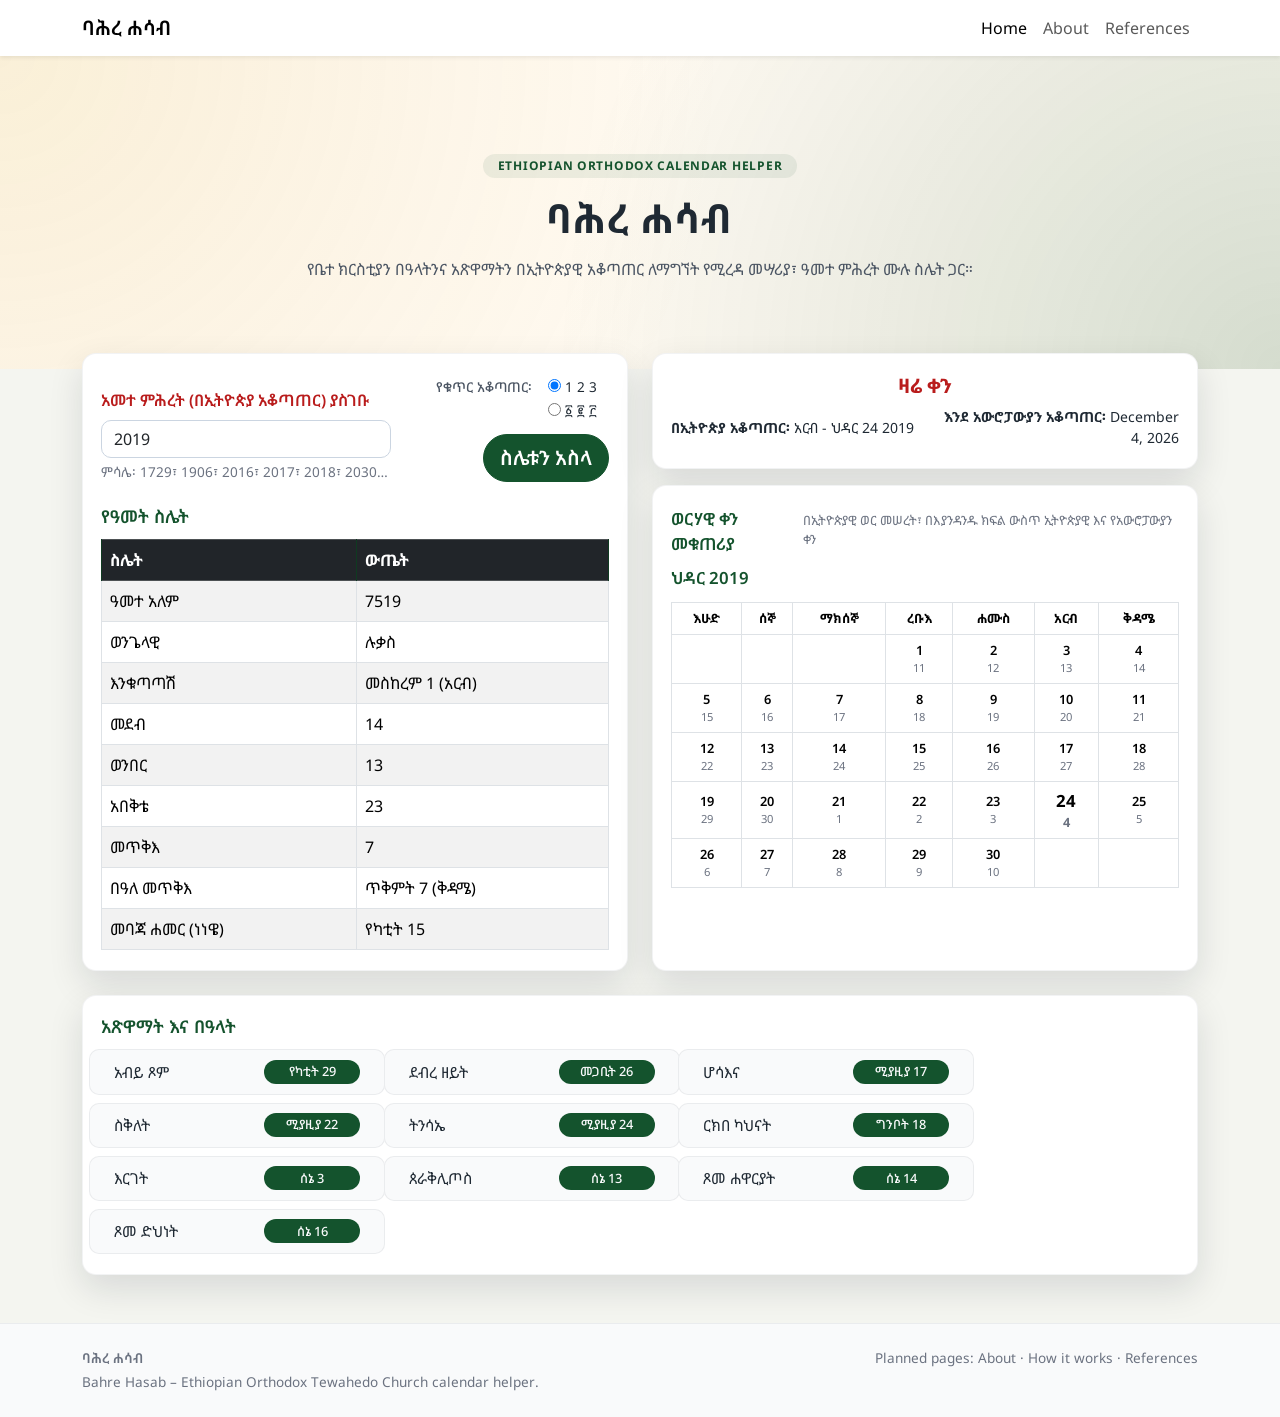
<file: index.html>
<!DOCTYPE html>
<html lang="en">
<head>
    <meta charset="UTF-8">
    <meta name="viewport" content="width=device-width, initial-scale=1.0">
    <title>ባሕረ ሃሳብ</title>
    
    <!-- Bootstrap CSS -->
    <link href="https://cdn.jsdelivr.net/npm/bootstrap@5.3.0-alpha1/dist/css/bootstrap.min.css" rel="stylesheet">

    <!-- Font for Amharic & Latin (sans-serif) -->
    <link rel="preconnect" href="https://fonts.googleapis.com">
    <link rel="preconnect" href="https://fonts.gstatic.com" crossorigin>
    <link href="https://fonts.googleapis.com/css2?family=Noto+Sans+Ethiopic:wght@400;600;700&display=swap" rel="stylesheet">

    <link rel="stylesheet" href="styles.css">
</head>
<body>

    <!-- Navbar -->
    <nav class="navbar navbar-expand-lg navbar-light bg-white shadow-sm">
        <div class="container">
            <a class="navbar-brand fw-semibold" href="#">
                ባሕረ ሐሳብ
            </a>
            <button class="navbar-toggler" type="button" data-bs-toggle="collapse" data-bs-target="#mainNavbar" aria-controls="mainNavbar" aria-expanded="false" aria-label="Toggle navigation">
                <span class="navbar-toggler-icon"></span>
            </button>
            <div class="collapse navbar-collapse" id="mainNavbar">
                <ul class="navbar-nav ms-auto mb-2 mb-lg-0">
                    <li class="nav-item">
                        <a class="nav-link active" aria-current="page" href="index.html">Home</a>
                    </li>
                    <li class="nav-item">
                        <a class="nav-link" href="about.html">About</a>
                    </li>
                    <li class="nav-item">
                        <a class="nav-link" href="references.html">References</a>
                    </li>
                </ul>
            </div>
        </div>
    </nav>

    <!-- Hero -->
    <section class="hero-section text-center">
        <div class="container">
            <div class="row justify-content-center">
                <div class="col-lg-8">
                    <div class="mb-3">
                        <span class="badge">Ethiopian Orthodox Calendar Helper</span>
                    </div>
                    <h1 class="hero-title mb-3">ባሕረ ሐሳብ</h1>
                    <p class="hero-subtitle mb-4">
                        የቤተ ክርስቲያን በዓላትንና አጽዋማትን በኢትዮጵያዊ አቆጣጠር ለማግኘት የሚረዳ መሣሪያ፣ ዓመተ ምሕረት ሙሉ ስሌት ጋር።
                    </p>
                    <!-- <div class="hero-cta">
                        <a href="#calculator" class="btn btn-primary btn-lg">ጀምር ስሌት አስላ</a>
                    </div> -->
                </div>
            </div>
        </div>
    </section>

    <!-- Main content -->
    <main class="py-4 main-shell">
        <div class="container">
            <div class="row g-4">
                <!-- Left column: Calculator -->
                <div class="col-lg-6 d-flex flex-column gap-3" id="calculator">
                    <div class="section-card">
                        <div class="row align-items-end g-3">
                            <div class="col-md-7">
                                <label for="ethiopianYear" class="form-label highlight-amete">አመተ ምሕረት (በኢትዮጵያ አቆጣጠር) ያስገቡ</label>
                                <input type="number" id="ethiopianYear" class="form-control mb-1" />
                                <div class="form-text">ምሳሌ፡ 1729፣ 1906፣ 2016፣ 2017፣ 2018፣ 2030…</div>
                            </div>
                            <div class="col-md-5 text-md-end">
                                <div class="mb-2 text-md-end text-start">
                                    <span class="numeral-toggle-label me-2">የቁጥር አቆጣጠር፡</span>
                                    <label class="numeral-toggle-option">
                                        <input type="radio" name="numeralSystem" value="arabic" checked> 1 2 3
                                    </label>
                                    <label class="numeral-toggle-option">
                                        <input type="radio" name="numeralSystem" value="geez"> ፩ ፪ ፫
                                    </label>
                                </div>
                                <button class="btn btn-primary btn-lg mt-1" onclick="calculateCalendar()">ስሌቱን አስላ</button>
                            </div>
                        </div>

                        <div class="table-responsive mt-4">
                            <h3 class="section-title">የዓመት ስሌት</h3>
                            <table class="table table-bordered table-striped table-hover mb-0">
                                <thead class="table-dark">
                                    <tr>
                                        <th>ስሌት</th>
                                        <th>ውጤት</th>
                                    </tr>
                                </thead>
                                <tbody id="resultTable">
                                    <tr>
                                        <td>ዓመተ አለም</td>
                                        <td id="ameteAlem"></td>
                                    </tr>
                                    <tr>
                                        <td>ወንጌላዊ</td>
                                        <td id="wengelawi"></td>
                                    </tr>
                                    <tr>
                                        <td>እንቁጣጣሽ</td>
                                        <td id="tinteQemer"></td>
                                    </tr>
                                    <tr>
                                        <td>መደብ</td>
                                        <td id="medeb"></td>
                                    </tr>
                                    <tr>
                                        <td>ወንበር</td>
                                        <td id="wenber"></td>
                                    </tr>
                                    <tr>
                                        <td>አበቅቴ</td>
                                        <td id="abektie"></td>
                                    </tr>
                                    <tr>
                                        <td>መጥቅእ</td>
                                        <td id="metqi"></td>
                                    </tr>
                                    <tr>
                                        <td>በዓለ መጥቅእ</td>
                                        <td id="bealeMetqi"></td>
                                    </tr>
                                    <tr>
                                        <td>መባጃ ሐመር (ነነዌ)</td>
                                        <td id="mebajaHamer"></td>
                                    </tr>
                                </tbody>
                            </table>
                        </div>
                    </div>
                </div>

                <!-- Right column: Today + Calendar -->
                <div class="col-lg-6 d-flex flex-column gap-3">
                    <div class="section-card">
                        <h3 class="section-title mb-2 text-center highlight-today">ዛሬ ቀን</h3>
                        <div class="row g-2 small align-items-center">
                            <div class="col-12 col-md-6">
                                <div>
                                    <strong>በኢትዮጵያ  አቆጣጠር፡</strong>
                                    <span id="currentEthiopianFullDate"></span>
                                </div>
                            </div>
                            <div class="col-12 col-md-6 text-md-end">
                                <div>
                                    <strong>እንደ አውሮፓውያን አቆጣጠር፡</strong>
                                    <span id="currentGregorianDateDisplay"></span>
                                </div>
                            </div>
                        </div>
                    </div>

                    <div class="section-card h-100">
                        <div class="calendar-eth-header">
                            <div class="calendar-eth-title">ወርሃዊ ቀን መቁጠሪያ</div>
                            <div class="calendar-eth-subtitle">በኢትዮጵያዊ ወር መሠረት፣ በእያንዳንዱ ክፍል ውስጥ ኢትዮጵያዊ እና የአውሮፓውያን ቀን</div>
                        </div>
                        <div id="ethiopian-calendar"></div>
                    </div>
                </div>
            </div>

            <!-- Fasts and feasts -->
            <div class="row mt-4">
                <div class="col-12">
                    <div class="section-card">
                        <h3 class="section-title">አጽዋማት እና በዓላት</h3>
                        <div id="fastingTable" class="fasting-list">
                            <!-- Fasting days will be dynamically inserted here -->
                        </div>
                    </div>
                </div>
            </div>
        </div>
    </main>

    <!-- Footer -->
    <footer class="app-footer mt-4 py-4">
        <div class="container d-flex flex-column flex-md-row justify-content-between align-items-start gap-2">
            <div>
                <div class="fw-semibold mb-1">ባሕረ ሐሳብ</div>
                <div>Bahre Hasab – Ethiopian Orthodox Tewahedo Church calendar helper.</div>
            </div>
            <div class="text-md-end">
                <div>Planned pages: About · How it works · References</div>
            </div>
        </div>
    </footer>

    <!-- Bootstrap JS and Popper.js -->
    <script src="https://cdn.jsdelivr.net/npm/@popperjs/core@2.11.6/dist/umd/popper.min.js"></script>
    <script src="https://cdn.jsdelivr.net/npm/bootstrap@5.3.0-alpha1/dist/js/bootstrap.min.js"></script>

    <script src="script.js"></script>

</body>
</html>
</file>
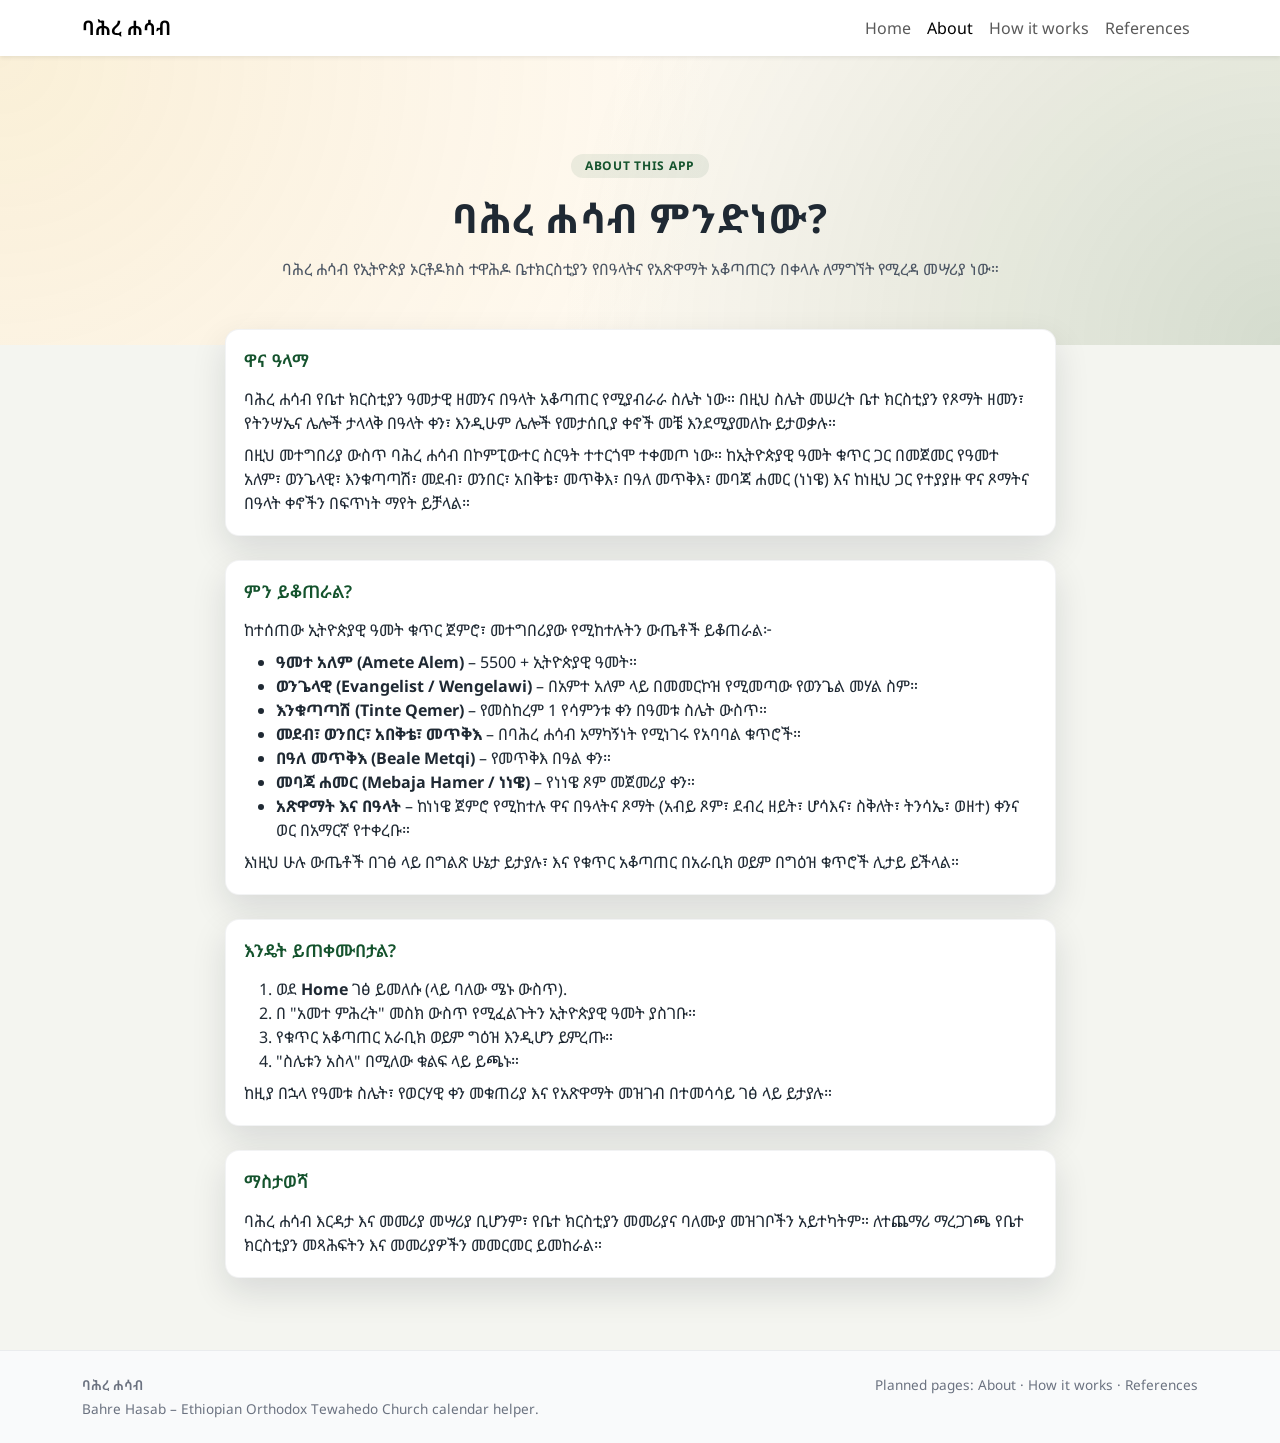
<file: about.html>
<!DOCTYPE html>
<html lang="en">
<head>
    <meta charset="UTF-8">
    <meta name="viewport" content="width=device-width, initial-scale=1.0">
    <title>About · ባሕረ ሐሳብ</title>

    <!-- Bootstrap CSS -->
    <link href="https://cdn.jsdelivr.net/npm/bootstrap@5.3.0-alpha1/dist/css/bootstrap.min.css" rel="stylesheet">

    <!-- Font for Amharic & Latin (sans-serif) -->
    <link rel="preconnect" href="https://fonts.googleapis.com">
    <link rel="preconnect" href="https://fonts.gstatic.com" crossorigin>
    <link href="https://fonts.googleapis.com/css2?family=Noto+Sans+Ethiopic:wght@400;600;700&display=swap" rel="stylesheet">

    <link rel="stylesheet" href="styles.css">
</head>
<body>

    <!-- Navbar (same shell as index.html) -->
    <nav class="navbar navbar-expand-lg navbar-light bg-white shadow-sm">
        <div class="container">
            <a class="navbar-brand fw-semibold" href="index.html">
                ባሕረ ሐሳብ
            </a>
            <button class="navbar-toggler" type="button" data-bs-toggle="collapse" data-bs-target="#mainNavbar" aria-controls="mainNavbar" aria-expanded="false" aria-label="Toggle navigation">
                <span class="navbar-toggler-icon"></span>
            </button>
            <div class="collapse navbar-collapse" id="mainNavbar">
                <ul class="navbar-nav ms-auto mb-2 mb-lg-0">
                    <li class="nav-item">
                        <a class="nav-link" href="index.html">Home</a>
                    </li>
                    <li class="nav-item">
                        <a class="nav-link active" aria-current="page" href="about.html">About</a>
                    </li>
                    <li class="nav-item">
                        <a class="nav-link" href="#">How it works</a>
                    </li>
                    <li class="nav-item">
                        <a class="nav-link" href="references.html">References</a>
                    </li>
                </ul>
            </div>
        </div>
    </nav>

    <!-- Hero / page header -->
    <section class="hero-section text-center">
        <div class="container">
            <div class="row justify-content-center">
                <div class="col-lg-8">
                    <div class="mb-3">
                        <span class="badge">About this app</span>
                    </div>
                    <h1 class="hero-title mb-3">ባሕረ ሐሳብ ምንድነው?</h1>
                    <p class="hero-subtitle mb-0">
                        ባሕረ ሐሳብ የኢትዮጵያ ኦርቶዶክስ ተዋሕዶ ቤተክርስቲያን የበዓላትና የአጽዋማት አቆጣጠርን በቀላሉ ለማግኘት የሚረዳ መሣሪያ ነው።
                    </p>
                </div>
            </div>
        </div>
    </section>

    <!-- Main content -->
    <main class="py-4 main-shell">
        <div class="container">
            <div class="row justify-content-center mb-4">
                <div class="col-lg-10 col-xl-9">
                    <div class="section-card">
                        <h2 class="section-title mb-3">ዋና ዓላማ</h2>
                        <p class="mb-2">
                            ባሕረ ሐሳብ የቤተ ክርስቲያን ዓመታዊ ዘመንና በዓላት አቆጣጠር የሚያብራራ ስሌት ነው። በዚህ ስሌት መሠረት ቤተ ክርስቲያን የጾማት ዘመን፣ የትንሣኤና ሌሎች ታላላቅ በዓላት ቀን፣ እንዲሁም ሌሎች የመታሰቢያ ቀኖች መቼ እንደሚያመለኩ ይታወቃሉ።
                        </p>
                        <p class="mb-0">
                            በዚህ መተግበሪያ ውስጥ ባሕረ ሐሳብ በኮምፒውተር ስርዓት ተተርጎሞ ተቀመጦ ነው። ከኢትዮጵያዊ ዓመት ቁጥር ጋር በመጀመር የዓመተ አለም፣ ወንጌላዊ፣ እንቁጣጣሽ፣ መደብ፣ ወንበር፣ አበቅቴ፣ መጥቅእ፣ በዓለ መጥቅእ፣ መባጃ ሐመር (ነነዌ) እና ከነዚህ ጋር የተያያዙ ዋና ጾማትና በዓላት ቀኖችን በፍጥነት ማየት ይቻላል።
                        </p>
                    </div>
                </div>
            </div>

            <div class="row justify-content-center mb-4">
                <div class="col-lg-10 col-xl-9">
                    <div class="section-card">
                        <h2 class="section-title mb-3">ምን ይቆጠራል?</h2>
                        <p class="mb-2">ከተሰጠው ኢትዮጵያዊ ዓመት ቁጥር ጀምሮ፣ መተግበሪያው የሚከተሉትን ውጤቶች ይቆጠራል፦</p>
                        <ul class="mb-2">
                            <li><strong>ዓመተ አለም (Amete Alem)</strong> – 5500 + ኢትዮጵያዊ ዓመት።</li>
                            <li><strong>ወንጌላዊ (Evangelist / Wengelawi)</strong> – በአምተ አለም ላይ በመመርኮዝ የሚመጣው የወንጌል መሃል ስም።</li>
                            <li><strong>እንቁጣጣሽ (Tinte Qemer)</strong> – የመስከረም 1 የሳምንቱ ቀን በዓመቱ ስሌት ውስጥ።</li>
                            <li><strong>መደብ፣ ወንበር፣ አበቅቴ፣ መጥቅእ</strong> – በባሕረ ሐሳብ አማካኝነት የሚነገሩ የአባባል ቁጥሮች።</li>
                            <li><strong>በዓለ መጥቅእ (Beale Metqi)</strong> – የመጥቅእ በዓል ቀን።</li>
                            <li><strong>መባጃ ሐመር (Mebaja Hamer / ነነዌ)</strong> – የነነዌ ጾም መጀመሪያ ቀን።</li>
                            <li><strong>አጽዋማት እና በዓላት</strong> – ከነነዌ ጀምሮ የሚከተሉ ዋና በዓላትና ጾማት (አብይ ጾም፣ ደብረ ዘይት፣ ሆሳእና፣ ስቅለት፣ ትንሳኤ፣ ወዘተ) ቀንና ወር በአማርኛ የተቀረቡ።</li>
                        </ul>
                        <p class="mb-0">
                            እነዚህ ሁሉ ውጤቶች በገፅ ላይ በግልጽ ሁኔታ ይታያሉ፣ እና የቁጥር አቆጣጠር በአራቢክ ወይም በግዕዝ ቁጥሮች ሊታይ ይችላል።
                        </p>
                    </div>
                </div>
            </div>

            <div class="row justify-content-center mb-4">
                <div class="col-lg-10 col-xl-9">
                    <div class="section-card">
                        <h2 class="section-title mb-3">እንዴት ይጠቀሙበታል?</h2>
                        <ol class="mb-2">
                            <li>ወደ <strong>Home</strong> ገፅ ይመለሱ (ላይ ባለው ሜኑ ውስጥ).</li>
                            <li>በ "አመተ ምሕረት" መስክ ውስጥ የሚፈልጉትን ኢትዮጵያዊ ዓመት ያስገቡ።</li>
                            <li>የቁጥር አቆጣጠር አራቢክ ወይም ግዕዝ እንዲሆን ይምረጡ።</li>
                            <li>"ስሌቱን አስላ" በሚለው ቁልፍ ላይ ይጫኑ።</li>
                        </ol>
                        <p class="mb-0">
                            ከዚያ በኋላ የዓመቱ ስሌት፣ የወርሃዊ ቀን መቁጠሪያ እና የአጽዋማት መዝገብ በተመሳሳይ ገፅ ላይ ይታያሉ።
                        </p>
                    </div>
                </div>
            </div>

            <div class="row justify-content-center mb-4">
                <div class="col-lg-10 col-xl-9">
                    <div class="section-card">
                        <h2 class="section-title mb-3">ማስታወሻ</h2>
                        <p class="mb-0">
                            ባሕረ ሐሳብ እርዳታ እና መመሪያ መሣሪያ ቢሆንም፣ የቤተ ክርስቲያን መመሪያና ባለሙያ መዝገቦችን አይተካትም።
                            ለተጨማሪ ማረጋገጫ የቤተ ክርስቲያን መጻሕፍትን እና መመሪያዎችን መመርመር ይመከራል።
                        </p>
                    </div>
                </div>
            </div>
        </div>
    </main>

    <!-- Footer -->
    <footer class="app-footer mt-4 py-4">
        <div class="container d-flex flex-column flex-md-row justify-content-between align-items-start gap-2">
            <div>
                <div class="fw-semibold mb-1">ባሕረ ሐሳብ</div>
                <div>Bahre Hasab – Ethiopian Orthodox Tewahedo Church calendar helper.</div>
            </div>
            <div class="text-md-end">
                <div>Planned pages: About · How it works · References</div>
            </div>
        </div>
    </footer>

    <!-- Bootstrap JS and Popper.js -->
    <script src="https://cdn.jsdelivr.net/npm/@popperjs/core@2.11.6/dist/umd/popper.min.js"></script>
    <script src="https://cdn.jsdelivr.net/npm/bootstrap@5.3.0-alpha1/dist/js/bootstrap.min.js"></script>

</body>
</html>
</file>
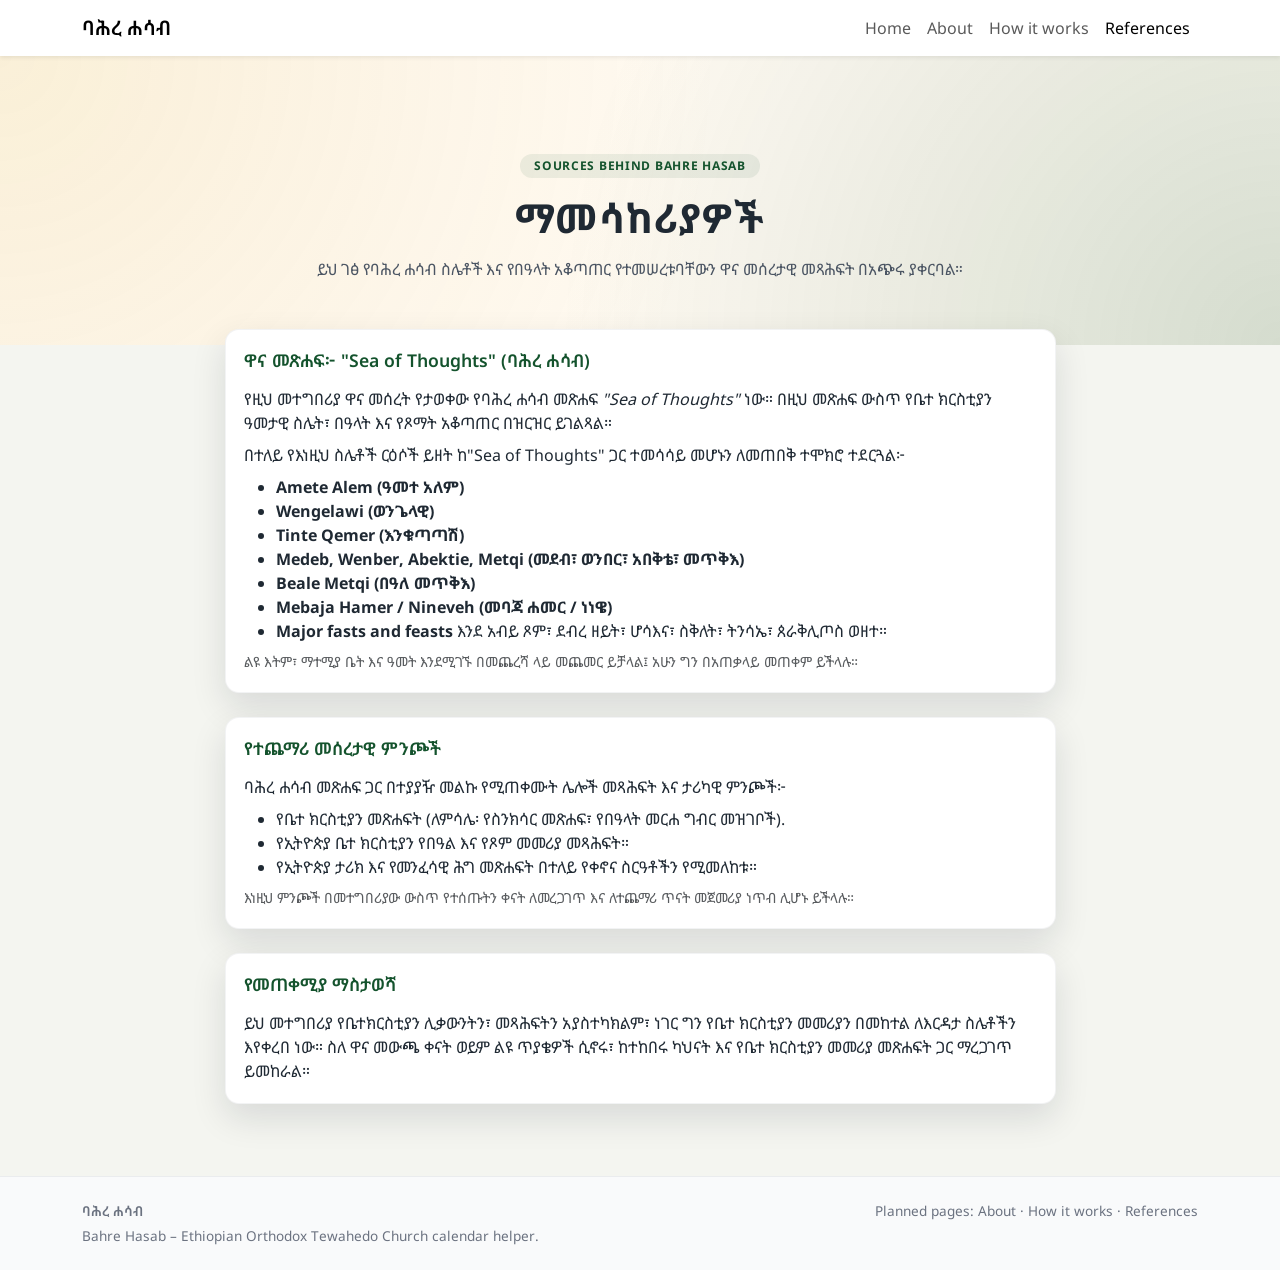
<file: references.html>
<!DOCTYPE html>
<html lang="en">
<head>
    <meta charset="UTF-8">
    <meta name="viewport" content="width=device-width, initial-scale=1.0">
    <title>References · ባሕረ ሐሳብ</title>

    <!-- Bootstrap CSS -->
    <link href="https://cdn.jsdelivr.net/npm/bootstrap@5.3.0-alpha1/dist/css/bootstrap.min.css" rel="stylesheet">

    <!-- Font for Amharic & Latin (sans-serif) -->
    <link rel="preconnect" href="https://fonts.googleapis.com">
    <link rel="preconnect" href="https://fonts.gstatic.com" crossorigin>
    <link href="https://fonts.googleapis.com/css2?family=Noto+Sans+Ethiopic:wght@400;600;700&display=swap" rel="stylesheet">

    <link rel="stylesheet" href="styles.css">
</head>
<body>

    <!-- Navbar -->
    <nav class="navbar navbar-expand-lg navbar-light bg-white shadow-sm">
        <div class="container">
            <a class="navbar-brand fw-semibold" href="index.html">
                ባሕረ ሐሳብ
            </a>
            <button class="navbar-toggler" type="button" data-bs-toggle="collapse" data-bs-target="#mainNavbar" aria-controls="mainNavbar" aria-expanded="false" aria-label="Toggle navigation">
                <span class="navbar-toggler-icon"></span>
            </button>
            <div class="collapse navbar-collapse" id="mainNavbar">
                <ul class="navbar-nav ms-auto mb-2 mb-lg-0">
                    <li class="nav-item">
                        <a class="nav-link" href="index.html">Home</a>
                    </li>
                    <li class="nav-item">
                        <a class="nav-link" href="about.html">About</a>
                    </li>
                    <li class="nav-item">
                        <a class="nav-link" href="#">How it works</a>
                    </li>
                    <li class="nav-item">
                        <a class="nav-link active" aria-current="page" href="references.html">References</a>
                    </li>
                </ul>
            </div>
        </div>
    </nav>

    <!-- Hero / page header -->
    <section class="hero-section text-center">
        <div class="container">
            <div class="row justify-content-center">
                <div class="col-lg-8">
                    <div class="mb-3">
                        <span class="badge">Sources behind Bahre Hasab</span>
                    </div>
                    <h1 class="hero-title mb-3">ማመሳከሪያዎች</h1>
                    <p class="hero-subtitle mb-0">
                        ይህ ገፅ የባሕረ ሐሳብ ስሌቶች እና የበዓላት አቆጣጠር የተመሠረቱባቸውን ዋና መሰረታዊ መጻሕፍት በአጭሩ ያቀርባል።
                    </p>
                </div>
            </div>
        </div>
    </section>

    <!-- Main content -->
    <main class="py-4 main-shell">
        <div class="container">
            <div class="row justify-content-center mb-4">
                <div class="col-lg-10 col-xl-9">
                    <div class="section-card">
                        <h2 class="section-title mb-3">ዋና መጽሐፍ፦ "Sea of Thoughts" (ባሕረ ሐሳብ)</h2>
                        <p class="mb-2">
                            የዚህ መተግበሪያ ዋና መሰረት የታወቀው የባሕረ ሐሳብ መጽሐፍ <em>"Sea of Thoughts"</em> ነው።
                            በዚህ መጽሐፍ ውስጥ የቤተ ክርስቲያን ዓመታዊ ስሌት፣  በዓላት እና የጾማት አቆጣጠር በዝርዝር ይገልጻል።
                        </p>
                        <p class="mb-2">
                            በተለይ የእነዚህ ስሌቶች ርዕሶች ይዘት ከ"Sea of Thoughts" ጋር ተመሳሳይ መሆኑን ለመጠበቅ ተሞክሮ ተደርጓል፦
                        </p>
                        <ul class="mb-2">
                            <li><strong>Amete Alem (ዓመተ አለም)</strong></li>
                            <li><strong>Wengelawi (ወንጌላዊ)</strong></li>
                            <li><strong>Tinte Qemer (እንቁጣጣሽ)</strong></li>
                            <li><strong>Medeb, Wenber, Abektie, Metqi (መደብ፣ ወንበር፣ አበቅቴ፣ መጥቅእ)</strong></li>
                            <li><strong>Beale Metqi (በዓለ መጥቅእ)</strong></li>
                            <li><strong>Mebaja Hamer / Nineveh (መባጃ ሐመር / ነነዌ)</strong></li>
                            <li><strong>Major fasts and feasts</strong> እንደ አብይ ጾም፣ ደብረ ዘይት፣ ሆሳእና፣ ስቅለት፣ ትንሳኤ፣ ጰራቅሊጦስ ወዘተ።</li>
                        </ul>
                        <p class="mb-0 small text-muted">
                            ልዩ እትም፣ ማተሚያ ቤት እና ዓመት እንደሚገኙ በመጨረሻ ላይ መጨመር ይቻላል፤ አሁን ግን በአጠቃላይ መጠቀም ይችላሉ።
                        </p>
                    </div>
                </div>
            </div>

            <div class="row justify-content-center mb-4">
                <div class="col-lg-10 col-xl-9">
                    <div class="section-card">
                        <h2 class="section-title mb-3">የተጨማሪ መሰረታዊ ምንጮች</h2>
                        <p class="mb-2">
                            ባሕረ ሐሳብ መጽሐፍ ጋር በተያያዥ መልኩ የሚጠቀሙት ሌሎች መጻሕፍት እና ታሪካዊ ምንጮች፦
                        </p>
                        <ul class="mb-2">
                            <li>የቤተ ክርስቲያን መጽሐፍት (ለምሳሌ፡ የስንክሳር መጽሐፍ፣ የበዓላት መርሐ ግብር መዝገቦች).</li>
                            <li>የኢትዮጵያ ቤተ ክርስቲያን የበዓል እና የጾም መመሪያ መጻሕፍት።</li>
                            <li>የኢትዮጵያ ታሪክ እና የመንፈሳዊ ሕግ መጽሐፍት በተለይ የቀኖና ስርዓቶችን የሚመለከቱ።</li>
                        </ul>
                        <p class="mb-0 small text-muted">
                            እነዚህ ምንጮች በመተግበሪያው ውስጥ የተሰጡትን ቀናት ለመረጋገጥ እና ለተጨማሪ ጥናት መጀመሪያ ነጥብ ሊሆኑ ይችላሉ።
                        </p>
                    </div>
                </div>
            </div>

            <div class="row justify-content-center mb-4">
                <div class="col-lg-10 col-xl-9">
                    <div class="section-card">
                        <h2 class="section-title mb-3">የመጠቀሚያ ማስታወሻ</h2>
                        <p class="mb-0">
                            ይህ መተግበሪያ የቤተክርስቲያን ሊቃውንትን፣ መጻሕፍትን አያስተካክልም፣ ነገር ግን የቤተ ክርስቲያን መመሪያን በመከተል ለእርዳታ ስሌቶችን እየቀረበ ነው።
                            ስለ ዋና መውጫ ቀናት ወይም ልዩ ጥያቄዎች ሲኖሩ፣ ከተከበሩ ካህናት እና የቤተ ክርስቲያን መመሪያ መጽሐፍት ጋር ማረጋገጥ ይመከራል።
                        </p>
                    </div>
                </div>
            </div>
        </div>
    </main>

    <!-- Footer -->
    <footer class="app-footer mt-4 py-4">
        <div class="container d-flex flex-column flex-md-row justify-content-between align-items-start gap-2">
            <div>
                <div class="fw-semibold mb-1">ባሕረ ሐሳብ</div>
                <div>Bahre Hasab – Ethiopian Orthodox Tewahedo Church calendar helper.</div>
            </div>
            <div class="text-md-end">
                <div>Planned pages: About · How it works · References</div>
            </div>
        </div>
    </footer>

    <!-- Bootstrap JS and Popper.js -->
    <script src="https://cdn.jsdelivr.net/npm/@popperjs/core@2.11.6/dist/umd/popper.min.js"></script>
    <script src="https://cdn.jsdelivr.net/npm/bootstrap@5.3.0-alpha1/dist/js/bootstrap.min.js"></script>

</body>
</html>
</file>
<file: styles.css>
body {
    background-color: #f4f5f0;
    font-family: 'Noto Sans Ethiopic', system-ui, -apple-system, BlinkMacSystemFont, 'Segoe UI', sans-serif;
    color: #1f2933;
}

/* Layout shell */
.hero-section {
    background: radial-gradient(circle at top left, rgba(212, 160, 23, 0.12), transparent 55%),
                radial-gradient(circle at bottom right, rgba(20, 83, 45, 0.18), transparent 55%),
                #fffaf2;
    padding-top: 6rem;
    padding-bottom: 4rem;
}

.hero-section .badge {
    background-color: rgba(20, 83, 45, 0.08);
    color: #14532d;
    border-radius: 999px;
    padding: 0.35rem 0.9rem;
    font-size: 0.75rem;
    letter-spacing: 0.06em;
    text-transform: uppercase;
}

.hero-title {
    font-weight: 700;
    letter-spacing: 0.03em;
}

.hero-subtitle {
    font-size: 0.98rem;
    color: #4b5563;
}

.hero-cta .btn-primary {
    padding-inline: 1.75rem;
    border-radius: 999px;
}

.main-shell {
    margin-top: -2.5rem;
}

.section-card {
    background-color: #ffffff;
    border-radius: 14px;
    border: 1px solid rgba(15, 23, 42, 0.05);
    padding: 20px 18px;
    box-shadow: 0 14px 35px rgba(15, 23, 42, 0.12);
}

.section-title {
    font-size: 1.1rem;
    font-weight: 600;
    color: #14532d;
    margin-bottom: 12px;
}

.highlight-today {
    font-size: 1.25rem;
    font-weight: 700;
    color: #b91c1c;
}

.highlight-amete {
    font-weight: 700;
    color: #b91c1c;
}

.app-footer {
    background-color: #f9fafb;
    border-top: 1px solid rgba(15, 23, 42, 0.06);
    font-size: 0.85rem;
    color: #6b7280;
}

.app-footer a {
    color: #14532d;
    text-decoration: none;
}

.app-footer a:hover {
    text-decoration: underline;
}

/* Existing form and table styling */
.form-label {
    font-weight: 600;
}

.form-text {
    font-size: 0.85rem;
    color: #6b7280;
}

.form-control {
    border-radius: 10px;
    border-color: #cbd5e1;
}

.form-control:focus {
    border-color: #14532d;
    box-shadow: 0 0 0 0.15rem rgba(20, 83, 45, 0.25);
}

.btn-primary {
    background-color: #14532d;
    border-color: #14532d;
    border-radius: 999px;
    font-weight: 600;
}

.btn-primary:hover,
.btn-primary:focus {
    background-color: #0f3b21;
    border-color: #0f3b21;
}

.numeral-toggle-label {
    font-size: 0.85rem;
    color: #4b5563;
    font-weight: 500;
}

.numeral-toggle-option {
    font-size: 0.85rem;
    margin-left: 4px;
    margin-right: 12px;
}

table {
    margin-top: 12px;
    width: 100%;
}

th,
td {
    padding: 12px 14px;
    text-align: left;
    vertical-align: middle;
}

.table thead.table-dark {
    background-color: #14532d;
}

.table thead.table-dark th {
    border-color: #0f3b21;
}

.table-striped tbody tr:nth-of-type(odd) {
    background-color: rgba(20, 83, 45, 0.03);
}

.table-hover tbody tr:hover {
    background-color: rgba(20, 83, 45, 0.06);
}

/* Calendar styles */
.calendar-eth-header {
    display: flex;
    justify-content: space-between;
    align-items: baseline;
    margin-bottom: 8px;
}

.calendar-eth-title {
    font-size: 1.05rem;
    font-weight: 600;
    color: #14532d;
}

.calendar-eth-subtitle {
    font-size: 0.8rem;
    color: #6b7280;
}

.calendar-eth-table th,
.calendar-eth-table td {
    text-align: center;
    font-size: 0.8rem;
    padding: 6px 4px;
}

.calendar-eth-day-eth {
    display: block;
    font-weight: 600;
}

.calendar-eth-day-greg {
    display: block;
    font-size: 0.7rem;
    color: #6b7280;
}

.calendar-eth-current-day {
    background-color: rgba(20, 83, 45, 0.12);
    border-radius: 8px;
    color: #b91c1c;
}

.calendar-eth-current-day .calendar-eth-day-eth,
.calendar-eth-current-day .calendar-eth-day-greg {
    font-weight: 700;
}

.calendar-eth-current-day .calendar-eth-day-eth {
    font-size: 1.05rem;
}

.calendar-eth-current-day .calendar-eth-day-greg {
    font-size: 0.8rem;
}

/* Fasting & feasts list */
.fasting-list {
    display: flex;
    flex-wrap: wrap;
    row-gap: 0.5rem;
    column-gap: 1.4rem;
}

.fasting-item {
    padding: 0.6rem 0.75rem;
    border-radius: 10px;
    border: 1px solid rgba(15, 23, 42, 0.06);
    background-color: #f9fafb;
    flex: 0 0 100%;
}

.fasting-item-name {
    font-size: 0.95rem;
}

.fasting-item-date {
    display: flex;
    justify-content: flex-end;
}

.fasting-date-pill {
    display: inline-flex;
    align-items: center;
    justify-content: center;
    padding: 0.15rem 0.7rem;
    min-width: 6rem; /* make all pills visually same length */
    border-radius: 999px;
    background-color: #14532d;
    color: #f9fafb;
    font-size: 0.8rem;
    font-weight: 500;
}

@media (min-width: 768px) {
    .fasting-item {
        /* narrower than one-third so columns have more breathing room */
        flex: 0 0 calc(28% - 0.35rem);
    }
}

/* Soft fade-in animation for tables */
.fade-in-soft {
    animation: fadeInUpSoft 420ms ease-out;
}

@keyframes fadeInUpSoft {
    from {
        opacity: 0;
        transform: translateY(4px);
    }
    to {
        opacity: 1;
        transform: translateY(0);
    }
}

/* Responsive tweaks */
@media (max-width: 576px) {
    .hero-section {
        padding-top: 5rem;
        padding-bottom: 3rem;
    }

    .section-card {
        padding: 16px 14px;
    }
}
</file>
